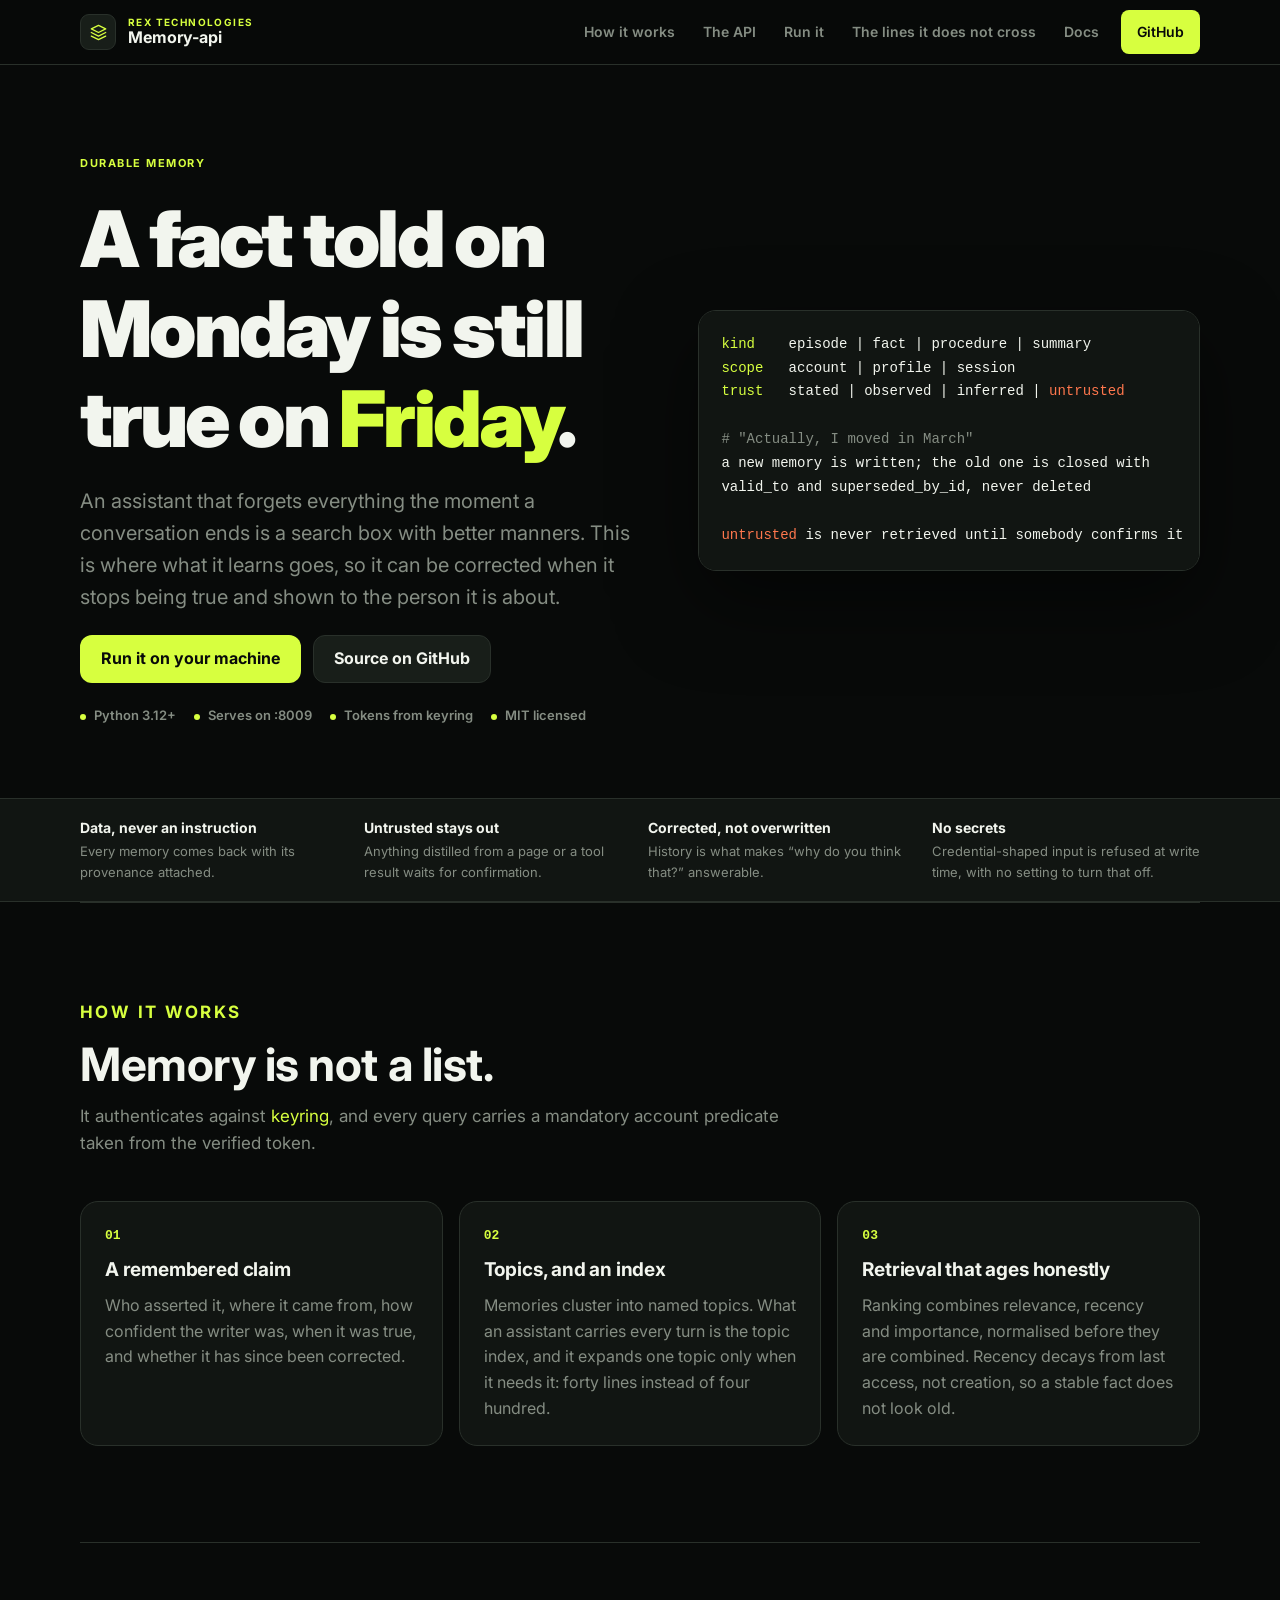
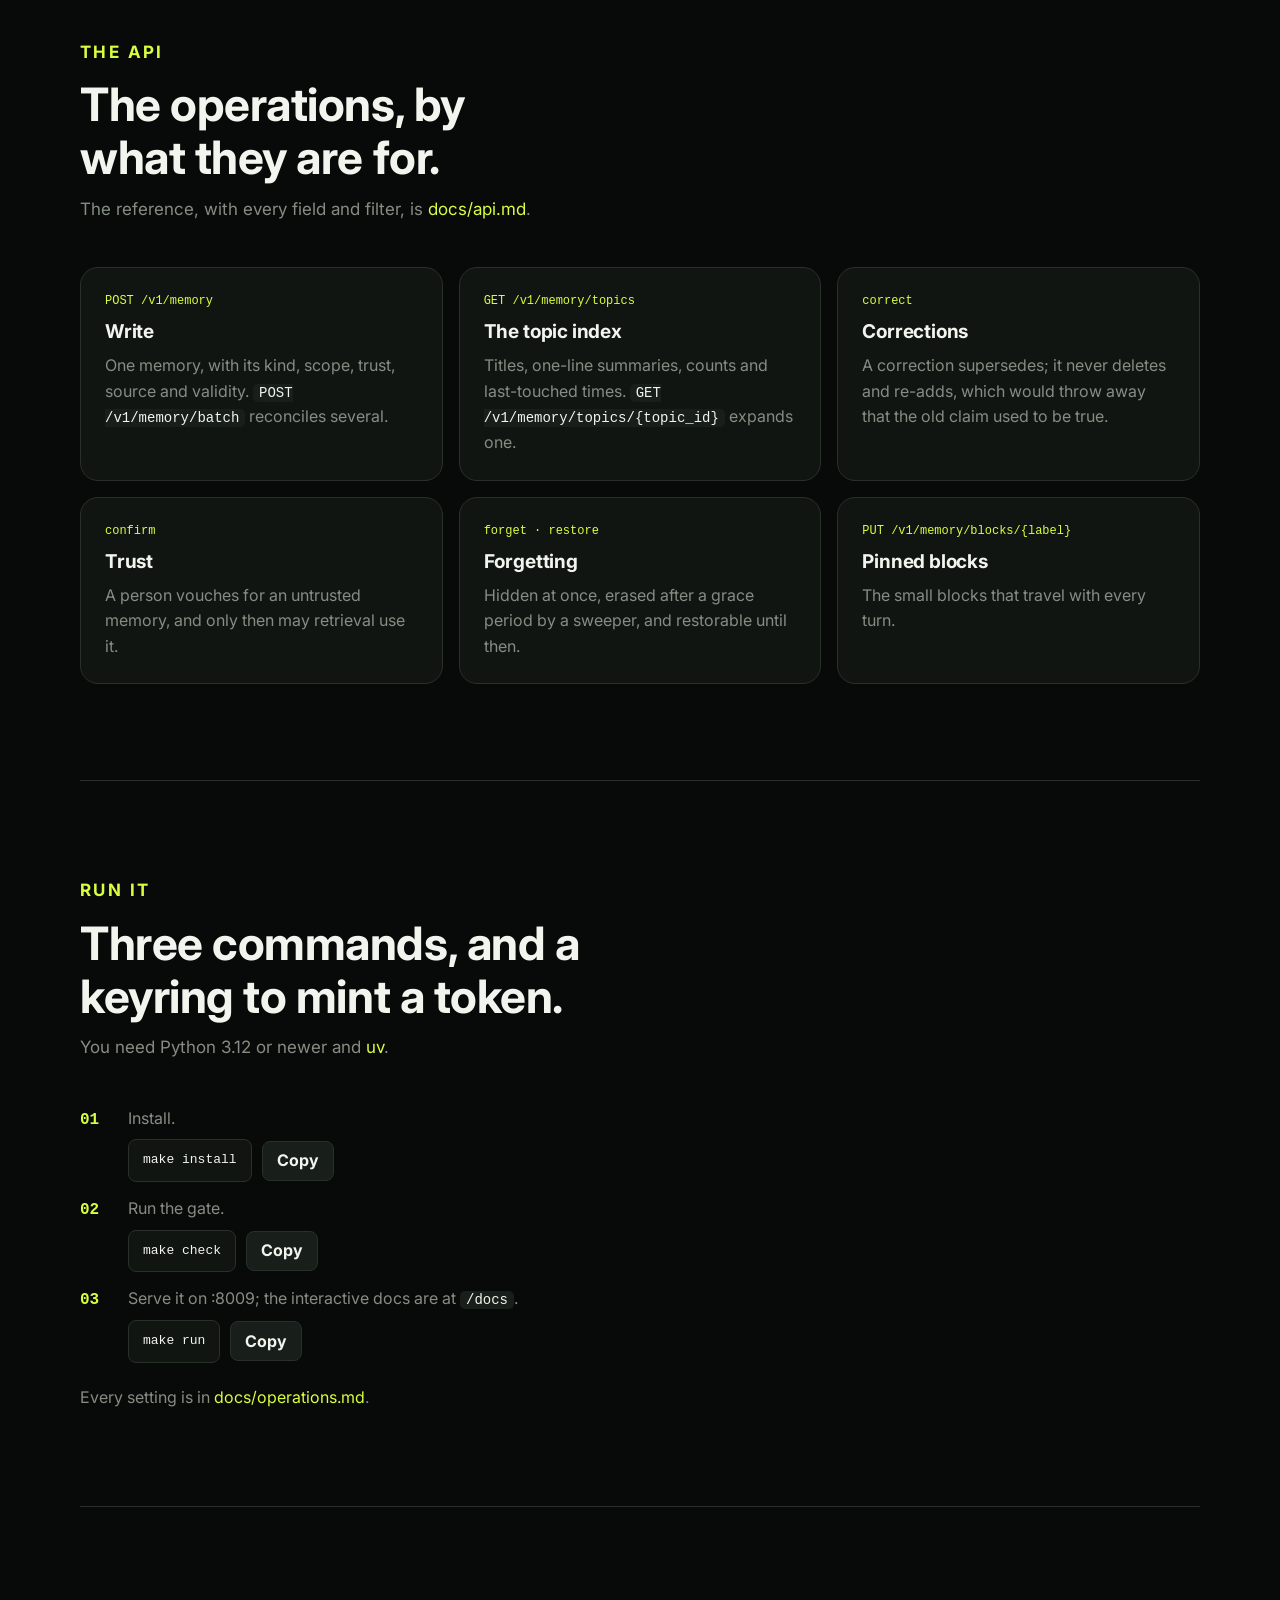
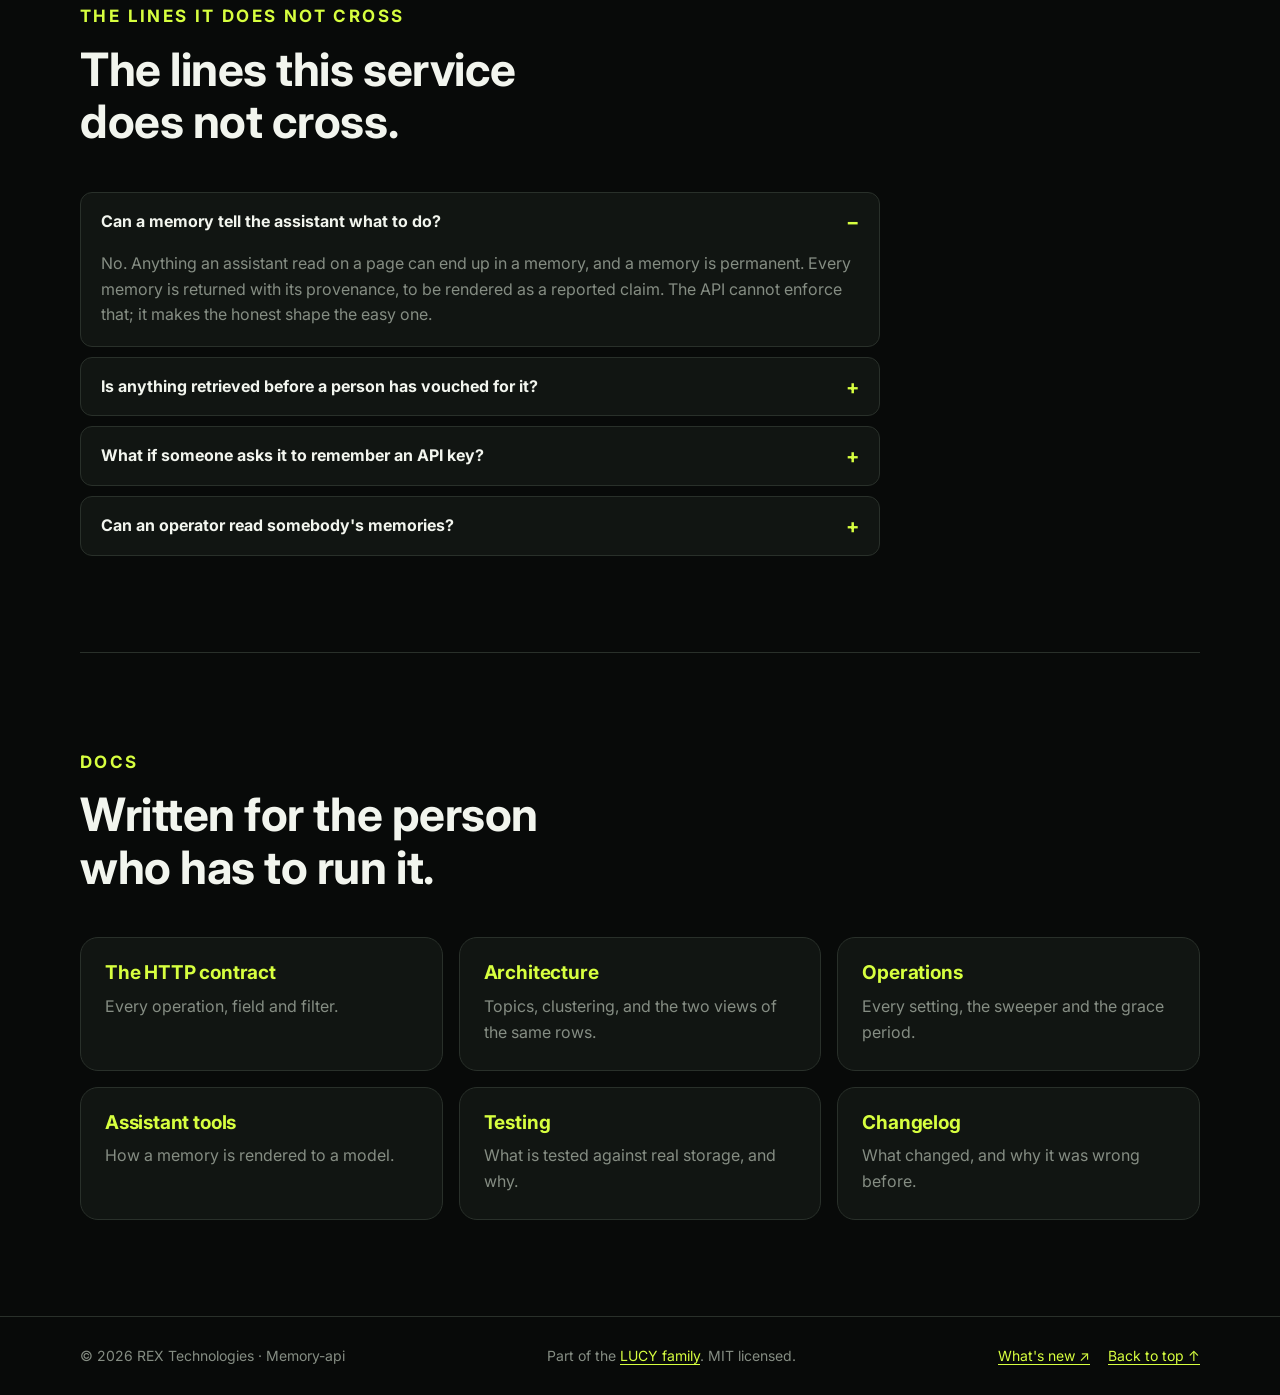
<file: site/index.html>
<!doctype html>
<html lang="en" class="no-js">
<head>
<meta charset="utf-8">
<meta name="viewport" content="width=device-width,initial-scale=1">
<meta name="description" content="Memory-api is where what an assistant learns about a person goes: remembered claims with provenance, corrected rather than overwritten, clustered into topics, and never retrieved untrusted. A REX Technologies product.">
<meta name="robots" content="index,follow">
<meta name="color-scheme" content="dark">
<meta name="theme-color" content="#080A09">
<meta property="og:title" content="Memory-api — what an assistant learns, with where it came from — REX Technologies">
<meta property="og:description" content="Memory-api is where what an assistant learns about a person goes: remembered claims with provenance, corrected rather than overwritten, clustered into topics, and never retrieved untrusted. A REX Technologies product.">
<meta property="og:type" content="website">
<meta property="og:url" content="https://tochi-mba.github.io/Memory-api/">
<meta name="twitter:card" content="summary">
<link rel="canonical" href="https://tochi-mba.github.io/Memory-api/">
<link rel="icon" href="favicon.svg" type="image/svg+xml">
<link rel="preconnect" href="https://fonts.googleapis.com">
<link rel="preconnect" href="https://fonts.gstatic.com" crossorigin>
<link href="https://fonts.googleapis.com/css2?family=Inter:wght@400;600;700;900&display=swap" rel="stylesheet">
<link rel="stylesheet" href="styles.css">
<script>document.documentElement.classList.replace("no-js","js");</script>
<noscript><style>@media(max-width:760px){.site-nav{display:flex!important;position:static!important;flex-direction:column}.menu-button{display:none!important}}</style></noscript>
<title>Memory-api — what an assistant learns, with where it came from — REX Technologies</title>
</head>
<body>
<a class="skip-link" href="#main">Skip to content</a>
<div class="ambient ambient-one" aria-hidden="true"></div>
<div class="ambient ambient-two" aria-hidden="true"></div>

<header class="site-header">
  <div class="container nav-wrap">
    <a class="brand" href="#top" aria-label="Memory-api, by REX Technologies">
      <span class="brand-mark" aria-hidden="true"><svg viewBox="0 0 32 32"><path d="M16 6l10 5-10 5-10-5z"/><path d="M6 16l10 5 10-5M6 21l10 5 10-5"/></svg></span>
      <span class="brand-lockup"><span class="brand-company">REX Technologies</span><span class="brand-name">Memory-api</span></span>
    </a>
    <button class="menu-button" type="button" aria-expanded="false" aria-controls="site-nav"><span class="sr-only">Toggle navigation</span><span></span><span></span></button>
    <nav id="site-nav" class="site-nav" aria-label="Primary navigation">
      <a href="#how">How it works</a>
      <a href="#api">The API</a>
      <a href="#install">Run it</a>
      <a href="#limits">The lines it does not cross</a>
      <a href="#docs">Docs</a>
      <a class="nav-github" href="https://github.com/tochi-mba/Memory-api">GitHub</a>
    </nav>
  </div>
</header>

<main id="main">
  <section class="hero container" id="top">
    <div class="hero-copy">
      <p class="eyebrow signal">Durable memory</p>
      <h1>A fact told on Monday is still true on <span>Friday</span>.</h1>
      <p class="hero-lede">An assistant that forgets everything the moment a conversation ends is a search box with better manners. This is where what it learns goes, so it can be corrected when it stops being true and shown to the person it is about.</p>
      <div class="hero-actions">
        <a class="button button-primary" href="#install">Run it on your machine</a>
        <a class="button button-secondary" href="https://github.com/tochi-mba/Memory-api">Source on GitHub</a>
      </div>
      <div class="hero-meta">
        <span>Python 3.12+</span>
        <span>Serves on :8009</span>
        <span>Tokens from keyring</span>
        <span>MIT licensed</span>
      </div>
    </div>
    <pre class="console" aria-label="What a memory carries"><code><span class="k">kind</span>    episode | fact | procedure | summary
<span class="k">scope</span>   account | profile | session
<span class="k">trust</span>   stated | observed | inferred | <span class="s">untrusted</span>

<span class="you"># "Actually, I moved in March"</span>
a new memory is written; the old one is closed with
valid_to and superseded_by_id, never deleted

<span class="s">untrusted</span> is never retrieved until somebody confirms it</code></pre>
  </section>

  <section class="trust-strip">
    <div class="container trust-grid">
      <div><strong>Data, never an instruction</strong><span>Every memory comes back with its provenance attached.</span></div>
      <div><strong>Untrusted stays out</strong><span>Anything distilled from a page or a tool result waits for confirmation.</span></div>
      <div><strong>Corrected, not overwritten</strong><span>History is what makes “why do you think that?” answerable.</span></div>
      <div><strong>No secrets</strong><span>Credential-shaped input is refused at write time, with no setting to turn that off.</span></div>
    </div>
  </section>

  <section class="section container" id="how">
    <div class="section-heading">
      <p class="eyebrow signal">How it works</p>
      <h2>Memory is not a list.</h2>
      <p>It authenticates against <a href="https://tochi-mba.github.io/Keyring-api/">keyring</a>, and every query carries a mandatory account predicate taken from the verified token.</p>
    </div>
    <div class="steps">
      <div class="step">
        <span class="step-number">01</span>
        <h3>A remembered claim</h3>
        <p>Who asserted it, where it came from, how confident the writer was, when it was true, and whether it has since been corrected.</p>
      </div>
      <div class="step">
        <span class="step-number">02</span>
        <h3>Topics, and an index</h3>
        <p>Memories cluster into named topics. What an assistant carries every turn is the topic index, and it expands one topic only when it needs it: forty lines instead of four hundred.</p>
      </div>
      <div class="step">
        <span class="step-number">03</span>
        <h3>Retrieval that ages honestly</h3>
        <p>Ranking combines relevance, recency and importance, normalised before they are combined. Recency decays from last access, not creation, so a stable fact does not look old.</p>
      </div>
    </div>
  </section>

  <section class="section container" id="api">
    <div class="section-heading">
      <p class="eyebrow signal">The API</p>
      <h2>The operations, by what they are for.</h2>
      <p>The reference, with every field and filter, is <a href="https://github.com/tochi-mba/Memory-api/blob/main/docs/api.md">docs/api.md</a>.</p>
    </div>
    <div class="feature-grid">
      <div class="feature-card"><span class="meta">POST /v1/memory</span><h3>Write</h3><p>One memory, with its kind, scope, trust, source and validity. <code>POST /v1/memory/batch</code> reconciles several.</p></div>
      <div class="feature-card"><span class="meta">GET /v1/memory/topics</span><h3>The topic index</h3><p>Titles, one-line summaries, counts and last-touched times. <code>GET /v1/memory/topics/{topic_id}</code> expands one.</p></div>
      <div class="feature-card"><span class="meta">correct</span><h3>Corrections</h3><p>A correction supersedes; it never deletes and re-adds, which would throw away that the old claim used to be true.</p></div>
      <div class="feature-card"><span class="meta">confirm</span><h3>Trust</h3><p>A person vouches for an untrusted memory, and only then may retrieval use it.</p></div>
      <div class="feature-card"><span class="meta">forget · restore</span><h3>Forgetting</h3><p>Hidden at once, erased after a grace period by a sweeper, and restorable until then.</p></div>
      <div class="feature-card"><span class="meta">PUT /v1/memory/blocks/{label}</span><h3>Pinned blocks</h3><p>The small blocks that travel with every turn.</p></div>
    </div>
  </section>

  <section class="section container" id="install">
    <div class="section-heading">
      <p class="eyebrow signal">Run it</p>
      <h2>Three commands, and a keyring to mint a token.</h2>
      <p>You need Python 3.12 or newer and <a href="https://docs.astral.sh/uv/">uv</a>.</p>
    </div>
    <ol class="install-steps">
      <li>Install.
        <div class="command-row"><code>make install</code><button class="copy-button" type="button" data-copy="make install">Copy</button></div>
      </li>
      <li>Run the gate.
        <div class="command-row"><code>make check</code><button class="copy-button" type="button" data-copy="make check">Copy</button></div>
      </li>
      <li>Serve it on :8009; the interactive docs are at <code>/docs</code>.
        <div class="command-row"><code>make run</code><button class="copy-button" type="button" data-copy="make run">Copy</button></div>
      </li>
    </ol>
    <p class="install-note">Every setting is in <a href="https://github.com/tochi-mba/Memory-api/blob/main/docs/operations.md">docs/operations.md</a>.</p>
    <p id="copy-status" class="sr-only" aria-live="polite"></p>
  </section>

  <section class="section container" id="limits">
    <div class="section-heading">
      <p class="eyebrow signal">The lines it does not cross</p>
      <h2>The lines this service does not cross.</h2>
    </div>
    <div class="faq">
      <details open>
        <summary>Can a memory tell the assistant what to do?</summary>
        <p>No. Anything an assistant read on a page can end up in a memory, and a memory is permanent. Every memory is returned with its provenance, to be rendered as a reported claim. The API cannot enforce that; it makes the honest shape the easy one.</p>
      </details>
      <details>
        <summary>Is anything retrieved before a person has vouched for it?</summary>
        <p>Not if it is untrusted. A memory store is a prompt-injection persistence layer, so anything distilled from tool output or a page stays out of retrieval until it is confirmed. A topic made only of unconfirmed memories does not appear in the index either.</p>
      </details>
      <details>
        <summary>What if someone asks it to remember an API key?</summary>
        <p>The write is refused, with a message naming keyring, and the failure never echoes what was submitted.</p>
      </details>
      <details>
        <summary>Can an operator read somebody&#x27;s memories?</summary>
        <p>There is no admin API and no endpoint that reads memories on somebody's behalf. Isolation comes from storage, not from prompting.</p>
      </details>
    </div>
  </section>

  <section class="section container" id="docs">
    <div class="section-heading">
      <p class="eyebrow signal">Docs</p>
      <h2>Written for the person who has to run it.</h2>
    </div>
    <div class="feature-grid">
      <a class="feature-card link" href="https://github.com/tochi-mba/Memory-api/blob/main/docs/api.md"><h3>The HTTP contract</h3><p>Every operation, field and filter.</p></a>
      <a class="feature-card link" href="https://github.com/tochi-mba/Memory-api/blob/main/docs/architecture.md"><h3>Architecture</h3><p>Topics, clustering, and the two views of the same rows.</p></a>
      <a class="feature-card link" href="https://github.com/tochi-mba/Memory-api/blob/main/docs/operations.md"><h3>Operations</h3><p>Every setting, the sweeper and the grace period.</p></a>
      <a class="feature-card link" href="https://github.com/tochi-mba/Memory-api/blob/main/docs/mcp.md"><h3>Assistant tools</h3><p>How a memory is rendered to a model.</p></a>
      <a class="feature-card link" href="https://github.com/tochi-mba/Memory-api/blob/main/docs/testing.md"><h3>Testing</h3><p>What is tested against real storage, and why.</p></a>
      <a class="feature-card link" href="https://github.com/tochi-mba/Memory-api/blob/main/CHANGELOG.md"><h3>Changelog</h3><p>What changed, and why it was wrong before.</p></a>
    </div>
  </section>
</main>

<footer class="site-footer">
  <div class="container footer-wrap">
    <span>© <span id="year">2026</span> REX Technologies · Memory-api</span>
    <span>Part of the <a href="https://tochi-mba.github.io/LUCY-assistant/">LUCY family</a>. MIT licensed.</span>
    <span class="footer-links">
      <a href="https://github.com/tochi-mba/Memory-api/blob/main/CHANGELOG.md">What's new <span aria-hidden="true">↗</span></a>
      <a href="#top">Back to top <span aria-hidden="true">↑</span></a>
    </span>
  </div>
</footer>
<script src="app.js" defer></script>
</body>
</html>
</file>
<file: site/styles.css>
/* Memory-api — REX Technologies. The ink/signal palette shared across REX products; dark by design. */

:root{
  --ink:#080A09;
  --panel:#111512;
  --raised:#181E19;
  --line:#29302A;
  --text:#F2F5EE;
  --muted:#858D83;
  --signal:#D7FF3F;
  --live:#FF774D;
  --signal-wash:rgba(215,255,63,.10);
  --radius-s:8px;
  --radius-m:12px;
  --radius-l:18px;
  --gutter:clamp(16px,4vw,32px);
  --page:1120px;
  --section:clamp(56px,8vw,96px);
  --font:Inter,"Segoe UI",system-ui,-apple-system,"Helvetica Neue",Arial,sans-serif;
  --mono:"Cascadia Mono","SF Mono",Consolas,ui-monospace,Menlo,monospace;
  color-scheme:dark;
}

*,*::before,*::after{box-sizing:border-box}
html{background:var(--ink);scroll-behavior:smooth;-webkit-text-size-adjust:100%;overflow-x:hidden}
body{margin:0;background:var(--ink);color:var(--text);font-family:var(--font);font-size:16px;line-height:1.6;-webkit-font-smoothing:antialiased;overflow-x:hidden}
a{color:var(--signal);text-decoration:none}
a:hover{text-decoration:underline}
button{font:inherit}
svg{display:block}
code,kbd,pre{font-family:var(--mono)}
:focus-visible{outline:2px solid var(--signal);outline-offset:3px;border-radius:4px}

.container{width:min(var(--page),100% - 2 * var(--gutter));margin-inline:auto}
.section{padding:var(--section) 0;border-top:1px solid var(--line)}
.sr-only{position:absolute;width:1px;height:1px;padding:0;margin:-1px;overflow:hidden;clip:rect(0,0,0,0);white-space:nowrap;border:0}
.skip-link{position:absolute;left:12px;top:-60px;background:var(--signal);color:var(--ink);padding:10px 14px;border-radius:var(--radius-s);font-weight:700;z-index:100}
.skip-link:focus{top:12px}

h1,h2,h3{margin:0;line-height:1.15;font-weight:700;letter-spacing:-.01em}
h1,h2{text-wrap:balance}
h1{font-size:clamp(40px,6.4vw,78px);letter-spacing:-.035em;font-weight:900}
h1 span{color:var(--signal)}
h2{font-size:clamp(28px,4.2vw,46px)}
h3{font-size:19px}
p{margin:0}
strong{font-weight:700;color:var(--text)}
code{color:var(--text);background:var(--raised);padding:1px 6px;border-radius:5px;font-size:14px}
pre code{padding:0;background:none}

.eyebrow{font-size:11px;font-weight:700;letter-spacing:.14em;text-transform:uppercase;color:var(--muted);display:flex;align-items:center;gap:9px}
.eyebrow.signal{color:var(--signal)}

.ambient{position:fixed;border-radius:50%;filter:blur(90px);pointer-events:none;opacity:.14;z-index:-2}
.ambient-one{width:520px;height:520px;background:var(--signal);top:90px;right:-230px}
.ambient-two{width:420px;height:420px;background:var(--live);top:620px;left:-250px}

/* Header */
.site-header{position:sticky;top:0;z-index:50;background:rgba(8,10,9,.86);backdrop-filter:blur(12px);-webkit-backdrop-filter:blur(12px);border-bottom:1px solid var(--line)}
.nav-wrap{min-height:64px;display:flex;align-items:center;gap:12px}
.brand{display:flex;align-items:center;gap:12px;color:var(--text);min-height:44px}
.brand:hover{text-decoration:none}
.brand-mark{width:36px;height:36px;border-radius:9px;display:grid;place-items:center;background:var(--raised);border:1px solid var(--line)}
.brand-mark svg{width:23px;fill:none;stroke:var(--signal);stroke-width:1.8;stroke-linecap:round;stroke-linejoin:round}
.brand-lockup{display:flex;flex-direction:column;gap:1px;line-height:1.08}
.brand-company{font-size:10px;font-weight:700;letter-spacing:.14em;text-transform:uppercase;color:var(--signal)}
.brand-name{font-size:16px;font-weight:700;color:var(--text)}
.site-nav{margin-left:auto;display:flex;align-items:center;gap:4px}
.site-nav a{color:var(--muted);font-size:14px;font-weight:600;white-space:nowrap;padding:10px 12px;border-radius:var(--radius-s);min-height:44px;display:inline-flex;align-items:center}
.site-nav a:hover{color:var(--text);text-decoration:none;background:var(--raised)}
.nav-github{color:var(--ink)!important;background:var(--signal)!important;margin-left:6px;padding-inline:16px!important}
.nav-github:hover{opacity:.9}
.menu-button{margin-left:auto;display:none;min-width:44px;min-height:44px;padding:0 12px;border:1px solid var(--line);border-radius:var(--radius-s);background:transparent;color:var(--text);cursor:pointer}
.menu-button span:not(.sr-only){display:block;width:16px;height:2px;background:currentColor;margin:5px auto}

/* Hero */
.hero{display:grid;grid-template-columns:1.05fr .95fr;gap:clamp(28px,5vw,64px);align-items:center;padding:clamp(48px,7vw,96px) 0 clamp(40px,6vw,72px)}
.hero-copy{display:flex;flex-direction:column;gap:22px}
.hero-lede{font-size:clamp(17px,1.6vw,20px);color:var(--muted);max-width:56ch}
.hero-actions{display:flex;flex-wrap:wrap;gap:12px}
.hero-meta{display:flex;flex-wrap:wrap;gap:8px 18px;color:var(--muted);font-size:13px;font-weight:600}
.hero-meta span::before{content:"";display:inline-block;width:6px;height:6px;border-radius:50%;background:var(--signal);margin-right:8px;vertical-align:middle}
.button{display:inline-flex;align-items:center;gap:8px;min-height:48px;padding:0 20px;border-radius:var(--radius-m);font-weight:700;border:1px solid transparent}
.button:hover{text-decoration:none}
.button-primary{background:var(--signal);color:var(--ink)}
.button-primary:hover{filter:brightness(1.05)}
.button-secondary{background:var(--raised);color:var(--text);border-color:var(--line)}
.button-secondary:hover{border-color:var(--muted)}

/* A window showing a conversation or a plan */
.console{margin:0;padding:22px;border-radius:var(--radius-l);background:var(--panel);border:1px solid var(--line);overflow:auto;font-size:13.5px;line-height:1.7;color:var(--text);box-shadow:0 30px 80px rgba(0,0,0,.5)}
.console .you{color:var(--muted)}
.console .k{color:var(--signal)}
.console .s{color:var(--live)}

/* Trust strip */
.trust-strip{border-top:1px solid var(--line);border-bottom:1px solid var(--line);background:var(--panel)}
.trust-grid{display:grid;grid-template-columns:repeat(4,1fr);gap:16px;padding:18px 0}
.trust-grid div{display:flex;flex-direction:column;gap:2px}
.trust-grid strong{font-size:14px}
.trust-grid span{font-size:13px;color:var(--muted)}

/* Sections */
.section-heading{display:flex;flex-direction:column;gap:12px;max-width:72ch;margin-bottom:clamp(28px,4vw,44px)}
.section-heading p{color:var(--muted);font-size:17px}
.steps{display:grid;grid-template-columns:repeat(3,1fr);gap:16px}
.step{background:var(--panel);border:1px solid var(--line);border-radius:var(--radius-l);padding:24px;display:flex;flex-direction:column;gap:12px}
.step p{color:var(--muted)}
.step-number{font-family:var(--mono);color:var(--signal);font-weight:700;font-size:13px}
.feature-grid{display:grid;grid-template-columns:repeat(3,1fr);gap:16px}
.feature-card{background:var(--panel);border:1px solid var(--line);border-radius:var(--radius-l);padding:24px;display:flex;flex-direction:column;gap:10px}
.feature-card p{color:var(--muted)}
.feature-card.link:hover{border-color:var(--muted);text-decoration:none}
.feature-card .meta{font-family:var(--mono);font-size:12px;color:var(--signal)}

/* Install */
.install-steps{margin:0;padding-left:0;list-style:none;counter-reset:step;display:grid;gap:14px;max-width:80ch}
.install-steps li{counter-increment:step;position:relative;padding-left:48px;color:var(--muted)}
.install-steps li::before{content:counter(step,decimal-leading-zero);position:absolute;left:0;top:2px;font-family:var(--mono);font-weight:700;color:var(--signal)}
.install-steps a{text-decoration:underline;text-underline-offset:3px}
.command-row{display:flex;flex-wrap:wrap;align-items:center;gap:10px;margin-top:8px}
.command-row code{padding:10px 14px;border-radius:var(--radius-s);border:1px solid var(--line);background:var(--panel);font-size:13px;overflow:auto;max-width:100%}
.copy-button{min-height:40px;padding:0 14px;border-radius:var(--radius-s);border:1px solid var(--line);background:var(--raised);color:var(--text);font-weight:700;cursor:pointer}
.copy-button:hover{border-color:var(--muted)}
.install-note{margin-top:22px;color:var(--muted);max-width:80ch}

/* FAQ */
.faq{display:grid;gap:10px;max-width:80ch}
.faq details{background:var(--panel);border:1px solid var(--line);border-radius:var(--radius-m);padding:0 20px}
.faq summary{cursor:pointer;padding:16px 0;font-weight:700;list-style:none;display:flex;justify-content:space-between;gap:16px;align-items:center}
.faq summary::-webkit-details-marker{display:none}
.faq summary::after{content:"+";color:var(--signal);font-weight:700;font-size:20px;line-height:1}
.faq details[open] summary::after{content:"−"}
.faq p{padding:0 0 18px;color:var(--muted)}

/* Footer */
.site-footer{border-top:1px solid var(--line);padding:28px 0;color:var(--muted);font-size:14px}
.footer-wrap{display:flex;flex-wrap:wrap;justify-content:space-between;gap:10px}
.site-footer a{text-decoration:underline;text-underline-offset:3px}
.footer-links{display:flex;flex-wrap:wrap;gap:18px}

/* 404 */
.not-found{padding:clamp(72px,14vh,140px) 0;max-width:720px}
.not-found h1{margin:14px 0 0;font-size:clamp(34px,5.6vw,60px)}
.not-found .hero-lede{margin-top:16px}
.not-found .hero-actions{margin-top:28px}

@media(prefers-reduced-motion:reduce){html{scroll-behavior:auto}*,*::before,*::after{transition:none!important;animation:none!important}}

/* Responsive */
@media(max-width:1000px){
  .hero{grid-template-columns:1fr}
  .steps,.feature-grid{grid-template-columns:repeat(2,1fr)}
  .trust-grid{grid-template-columns:repeat(2,1fr)}
}
@media(max-width:760px){
  .menu-button{display:block}
  .site-nav{display:none;position:absolute;left:0;right:0;top:100%;flex-direction:column;align-items:stretch;padding:10px var(--gutter) 16px;background:var(--ink);border-bottom:1px solid var(--line)}
  .site-nav.open{display:flex}
  .site-nav a{min-height:46px}
  .nav-github{margin-left:0;justify-content:center}
  .brand-name{font-size:14px}
  .steps,.feature-grid{grid-template-columns:1fr}
}
@media(max-width:420px){
  .trust-grid{grid-template-columns:1fr}
}
</file>
